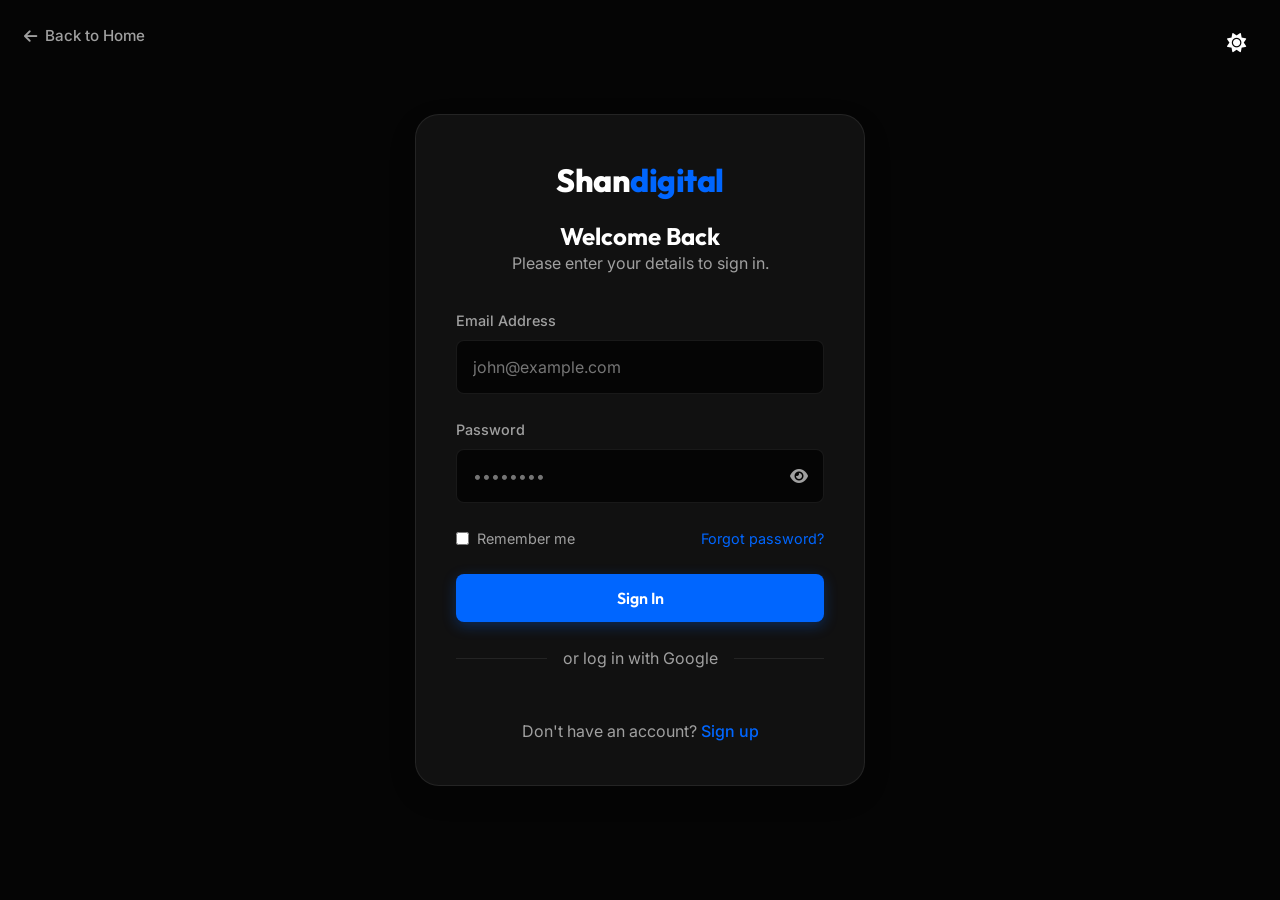
<file: dashboard.html>
<!DOCTYPE html>
<html lang="en" data-theme="dark">
<head>
    <meta charset="UTF-8">
    <meta name="viewport" content="width=device-width, initial-scale=1.0">
    <title>Dashboard | Shandigital</title>
    
    <link rel="preconnect" href="https://fonts.googleapis.com">
    <link rel="preconnect" href="https://fonts.gstatic.com" crossorigin>
    <link href="https://fonts.googleapis.com/css2?family=Inter:wght@300;400;500&family=Outfit:wght@400;600;700;800&display=swap" rel="stylesheet">
    <link rel="stylesheet" href="https://cdnjs.cloudflare.com/ajax/libs/font-awesome/6.4.0/css/all.min.css">
    <link rel="stylesheet" href="./css/styles.css">
    
    <style>
        .dashboard-container {
            padding-top: 120px;
            min-height: 100vh;
            background-color: var(--bg-primary);
        }

        .dashboard-header {
            display: flex;
            justify-content: space-between;
            align-items: center;
            margin-bottom: 40px;
            padding-bottom: 20px;
            border-bottom: 1px solid var(--border-color);
        }

        .dashboard-grid {
            display: grid;
            grid-template-columns: 1fr 2fr;
            gap: 32px;
        }

        @media (max-width: 768px) {
            .dashboard-grid {
                grid-template-columns: 1fr;
            }
            .dashboard-header {
                flex-direction: column;
                align-items: flex-start;
                gap: 16px;
            }
        }

        .card {
            background-color: var(--bg-card);
            border: 1px solid var(--border-color);
            border-radius: var(--border-radius-lg);
            padding: 32px;
            box-shadow: 0 10px 30px rgba(0, 0, 0, 0.05);
        }

        .profile-header {
            display: flex;
            align-items: center;
            gap: 24px;
            margin-bottom: 24px;
        }

        .avatar {
            width: 80px;
            height: 80px;
            background: linear-gradient(135deg, var(--accent-blue), var(--accent-neon));
            border-radius: 50%;
            display: flex;
            align-items: center;
            justify-content: center;
            color: #fff;
            font-size: 2rem;
            font-family: var(--font-heading);
            font-weight: 700;
        }

        .user-info h3 {
            font-size: 1.5rem;
            margin-bottom: 4px;
        }

        .user-info p {
            color: var(--text-secondary);
        }

        .stat-grid {
            display: grid;
            grid-template-columns: repeat(3, 1fr);
            gap: 16px;
            margin-top: 24px;
        }

        .stat-box {
            background-color: var(--bg-primary);
            padding: 20px;
            border-radius: var(--border-radius);
            border: 1px solid var(--border-color);
            text-align: center;
        }

        .stat-box i {
            font-size: 1.5rem;
            color: var(--accent-blue);
            margin-bottom: 12px;
        }

        .stat-box h4 {
            font-size: 1.5rem;
            margin-bottom: 4px;
        }

        .stat-box p {
            font-size: 0.875rem;
            color: var(--text-secondary);
        }
    </style>
</head>
<body>

    <!-- Navbar -->
    <nav class="navbar" id="navbar">
        <div class="container nav-container">
            <a href="index.html" class="logo">Shan<span>digital</span></a>
            
            <div class="nav-actions">
                <button id="theme-toggle" class="theme-toggle" aria-label="Toggle Dark/Light Mode">
                    <i class="fa-solid fa-sun"></i>
                </button>
                <button id="logoutBtn" class="btn btn-secondary" style="padding: 8px 16px; font-size: 0.9rem;">
                    <i class="fa-solid fa-right-from-bracket"></i> Logout
                </button>
            </div>
        </div>
    </nav>

    <!-- Dashboard Content -->
    <div class="dashboard-container">
        <div class="container">
            <div class="dashboard-header">
                <div>
                    <h1>Dashboard</h1>
                    <p style="color: var(--text-secondary);">Manage your account and projects.</p>
                </div>
                <div id="greeting" style="font-family: var(--font-heading); font-size: 1.25rem; font-weight: 600; color: var(--accent-blue);">
                    <!-- Dynamic Greeting -->
                </div>
            </div>

            <div class="dashboard-grid">
                <!-- Sidebar / Profile -->
                <div class="card">
                    <div class="profile-header">
                        <div class="avatar" id="userInitials">U</div>
                        <div class="user-info">
                            <h3 id="userName">User Name</h3>
                            <p id="userEmail">user@example.com</p>
                        </div>
                    </div>
                    <hr style="border: 0; border-top: 1px solid var(--border-color); margin: 24px 0;">
                    <ul style="list-style: none; padding: 0; display: flex; flex-direction: column; gap: 16px;">
                        <li><a href="#" style="color: var(--accent-blue); display: flex; align-items: center; gap: 12px; font-weight: 500;"><i class="fa-solid fa-user"></i> My Profile</a></li>
                        <li><a href="#" style="color: var(--text-secondary); display: flex; align-items: center; gap: 12px; transition: color 0.3s;"><i class="fa-solid fa-briefcase"></i> My Projects</a></li>
                        <li><a href="#" style="color: var(--text-secondary); display: flex; align-items: center; gap: 12px; transition: color 0.3s;"><i class="fa-solid fa-gear"></i> Settings</a></li>
                    </ul>
                </div>

                <!-- Main Content -->
                <div class="card">
                    <h2>Welcome to your Portal</h2>
                    <p style="color: var(--text-secondary); margin-top: 8px; margin-bottom: 24px;">Here is an overview of your web development journey.</p>
                    
                    <div class="stat-grid">
                        <div class="stat-box">
                            <i class="fa-solid fa-rocket"></i>
                            <h4>0</h4>
                            <p>Active Projects</p>
                        </div>
                        <div class="stat-box">
                            <i class="fa-solid fa-check-circle"></i>
                            <h4>0</h4>
                            <p>Completed</p>
                        </div>
                        <div class="stat-box">
                            <i class="fa-solid fa-message"></i>
                            <h4>0</h4>
                            <p>Messages</p>
                        </div>
                    </div>

                    <div style="margin-top: 32px; padding: 24px; background-color: rgba(0, 102, 255, 0.05); border-radius: var(--border-radius); border: 1px dashed var(--accent-blue);">
                        <h4 style="color: var(--accent-blue); margin-bottom: 8px;">No active projects</h4>
                        <p style="color: var(--text-secondary); font-size: 0.95rem;">You don't have any ongoing web development projects at the moment. Ready to start something new?</p>
                        <a href="index.html#contact" class="btn btn-primary" style="margin-top: 16px; padding: 10px 20px; font-size: 0.9rem;">Start a Project</a>
                    </div>
                </div>
            </div>
        </div>
    </div>

    <!-- Scripts -->
    <script>
        // Check Authentication on load
        const sessionData = localStorage.getItem('session');
        if (!sessionData) {
            // Not logged in
            window.location.href = 'login.html';
        } else {
            const session = JSON.parse(sessionData);
            if (session.expires < Date.now()) {
                // Session expired
                localStorage.removeItem('session');
                window.location.href = 'login.html';
            } else {
                // Populate Dashboard Data
                document.getElementById('userName').textContent = session.name;
                document.getElementById('userEmail').textContent = session.email;
                
                // Profile Picture handling (Google Image vs Local Initial)
                const avatarDiv = document.getElementById('userInitials');
                if (session.picture) {
                    avatarDiv.innerHTML = `<img src="${session.picture}" alt="Profile" style="width: 100%; height: 100%; border-radius: 50%; object-fit: cover; border: 2px solid var(--accent-blue);">`;
                    avatarDiv.style.background = 'none'; // Remove gradient if using image
                } else {
                    avatarDiv.textContent = session.name.charAt(0).toUpperCase();
                }
                
                const hour = new Date().getHours();
                let greeting = 'Good Evening';
                if (hour < 12) greeting = 'Good Morning';
                else if (hour < 18) greeting = 'Good Afternoon';
                
                document.getElementById('greeting').textContent = `${greeting}, ${session.name.split(' ')[0]}!`;
            }
        }

        // Logout
        document.getElementById('logoutBtn').addEventListener('click', () => {
            localStorage.removeItem('session');
            window.location.href = 'login.html';
        });

        // Theme Toggle Logic
        const themeToggleBtn = document.getElementById('theme-toggle');
        const themeIcon = themeToggleBtn.querySelector('i');

        const savedTheme = localStorage.getItem('theme');
        if (savedTheme) {
            document.documentElement.setAttribute('data-theme', savedTheme);
            updateThemeIcon(savedTheme);
        }

        themeToggleBtn.addEventListener('click', () => {
            const currentTheme = document.documentElement.getAttribute('data-theme');
            const targetTheme = currentTheme === 'light' ? 'dark' : 'light';
            document.documentElement.setAttribute('data-theme', targetTheme);
            localStorage.setItem('theme', targetTheme);
            updateThemeIcon(targetTheme);
        });

        function updateThemeIcon(theme) {
            if (theme === 'light') {
                themeIcon.classList.remove('fa-sun');
                themeIcon.classList.add('fa-moon');
            } else {
                themeIcon.classList.remove('fa-moon');
                themeIcon.classList.add('fa-sun');
            }
        }
    </script>
</body>
</html>
</file>
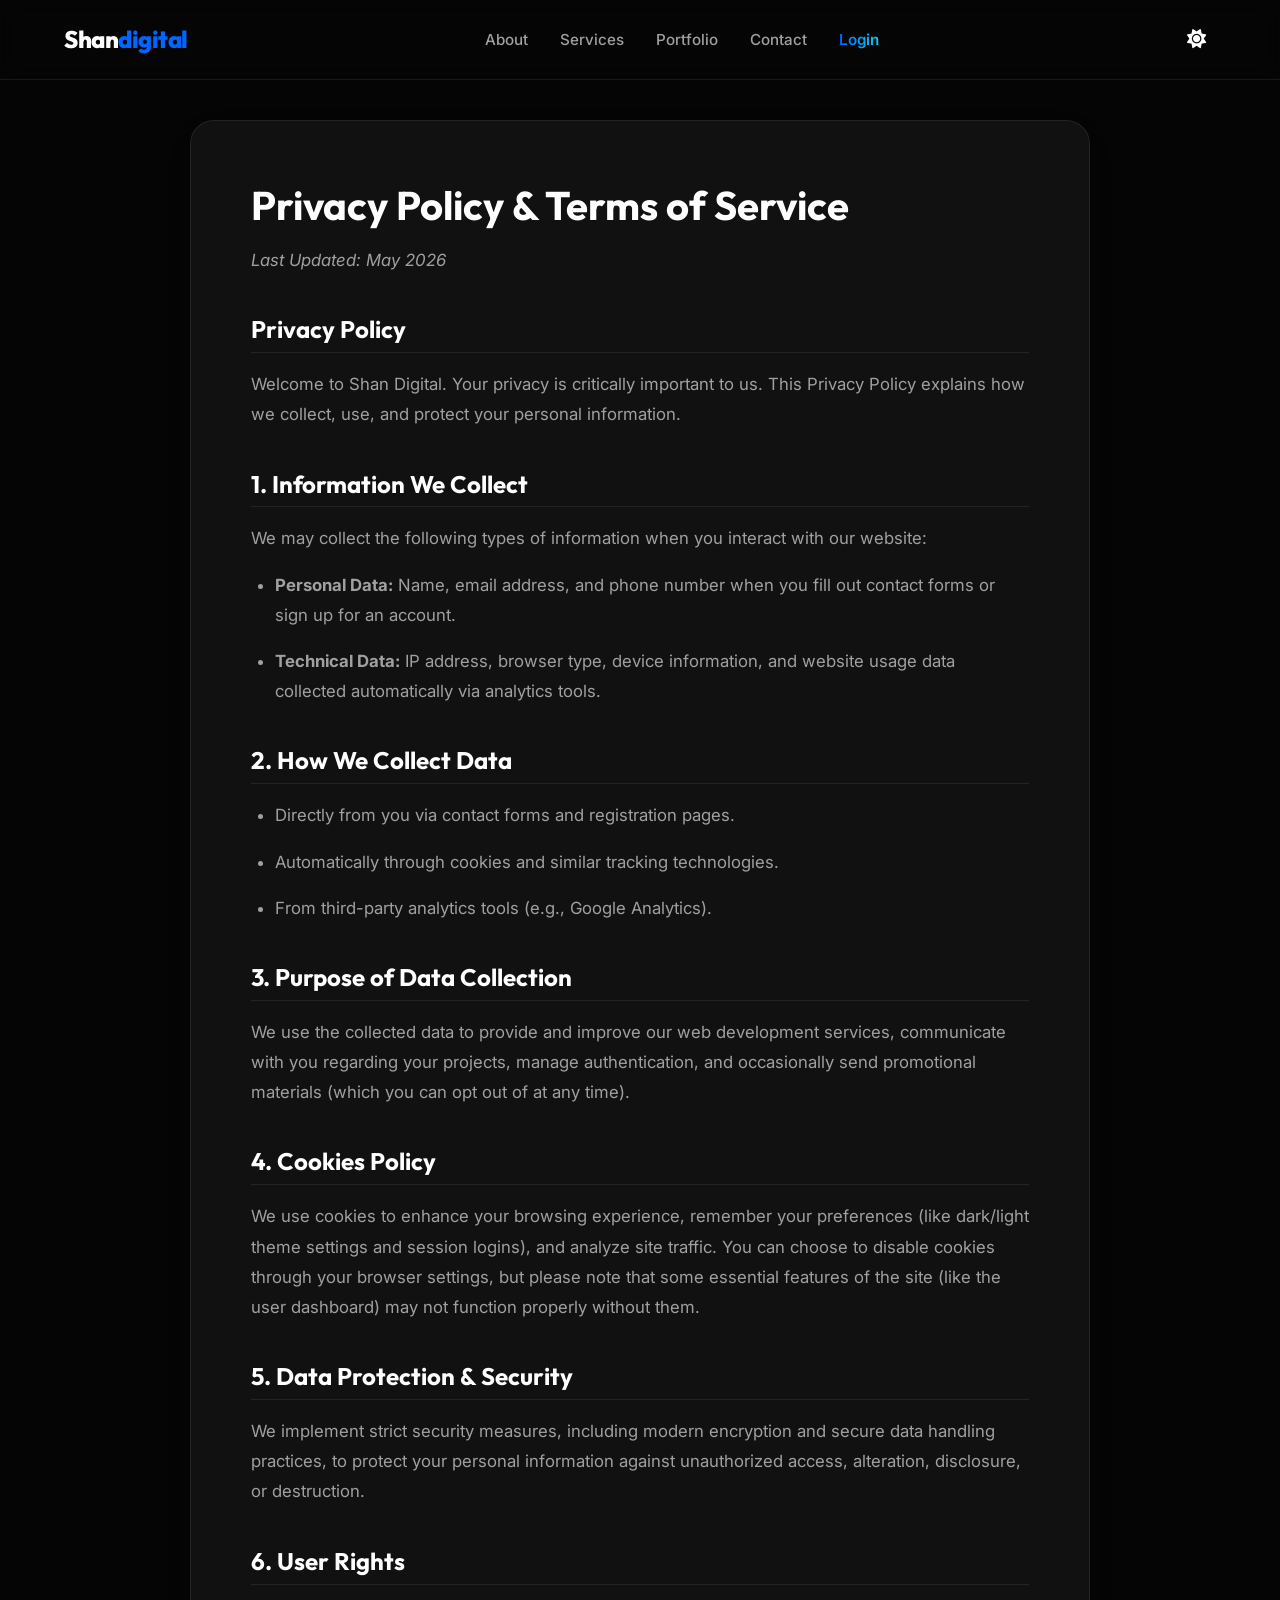
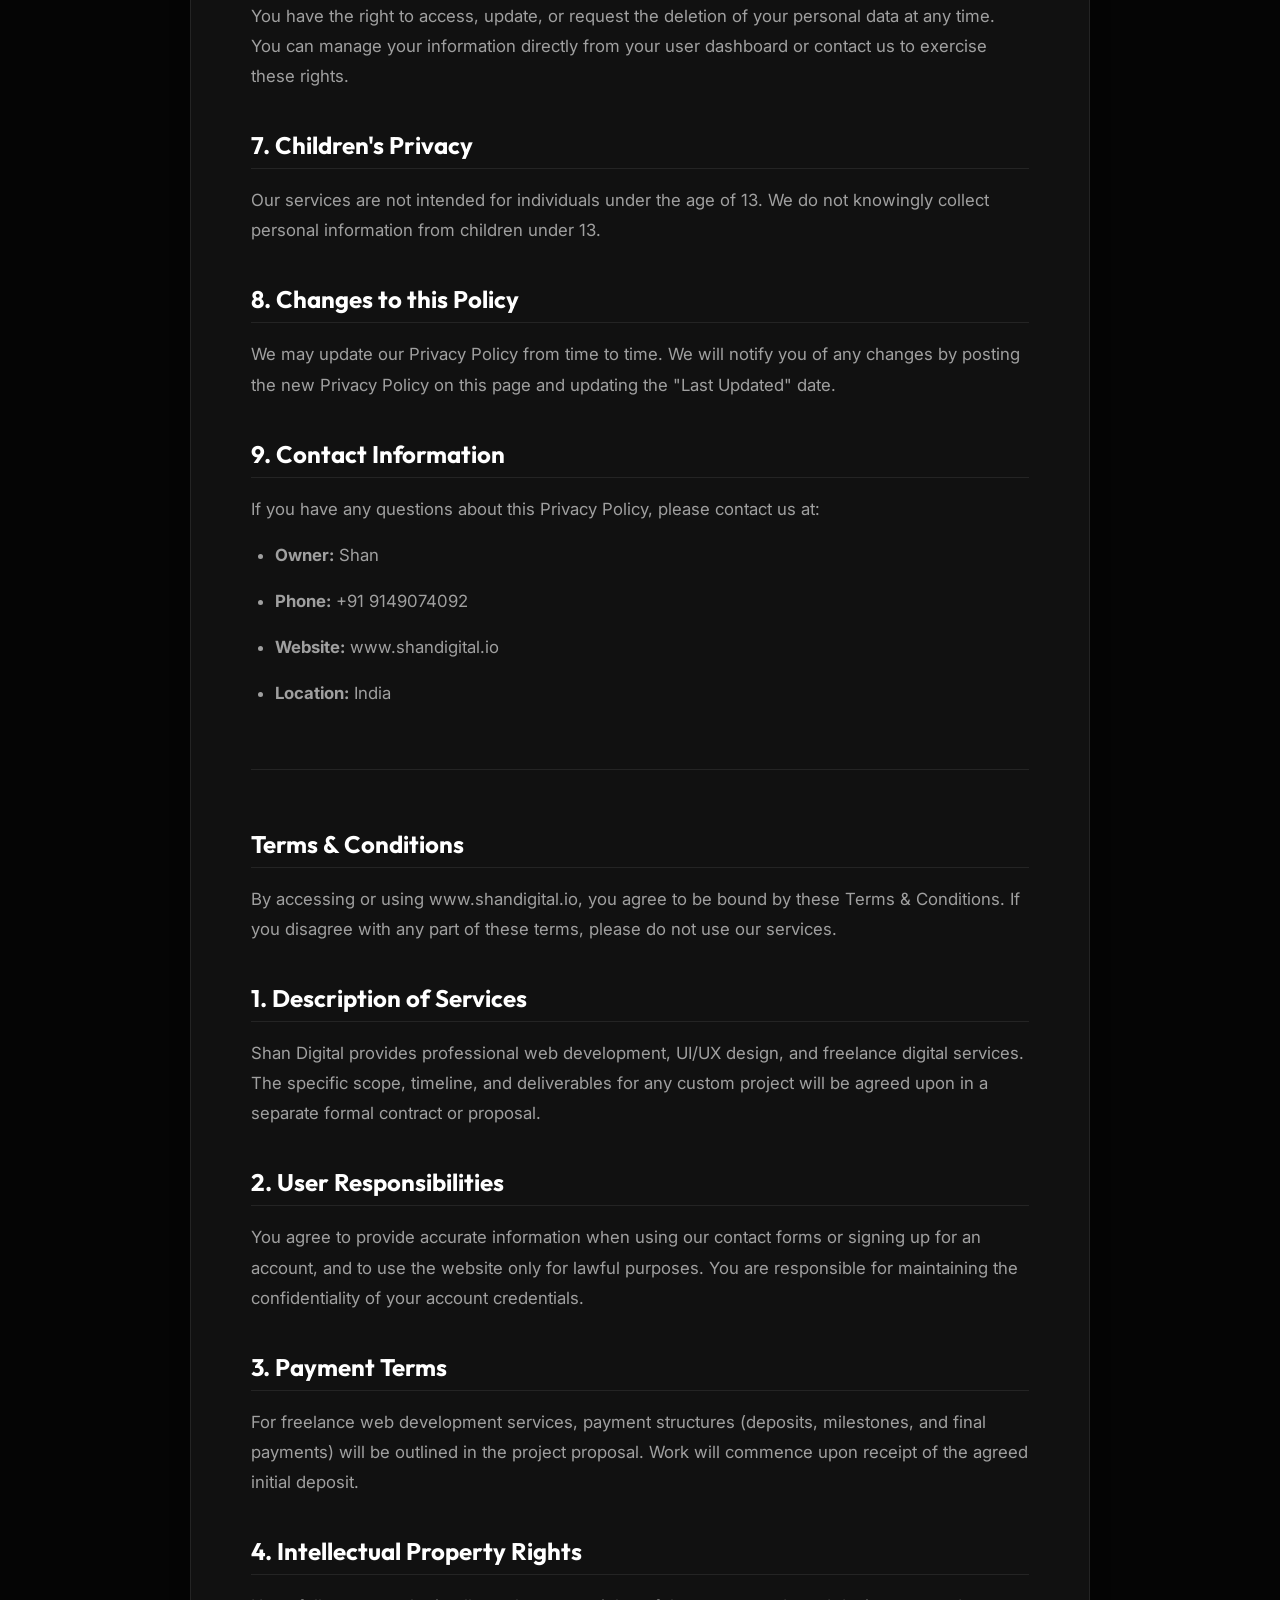
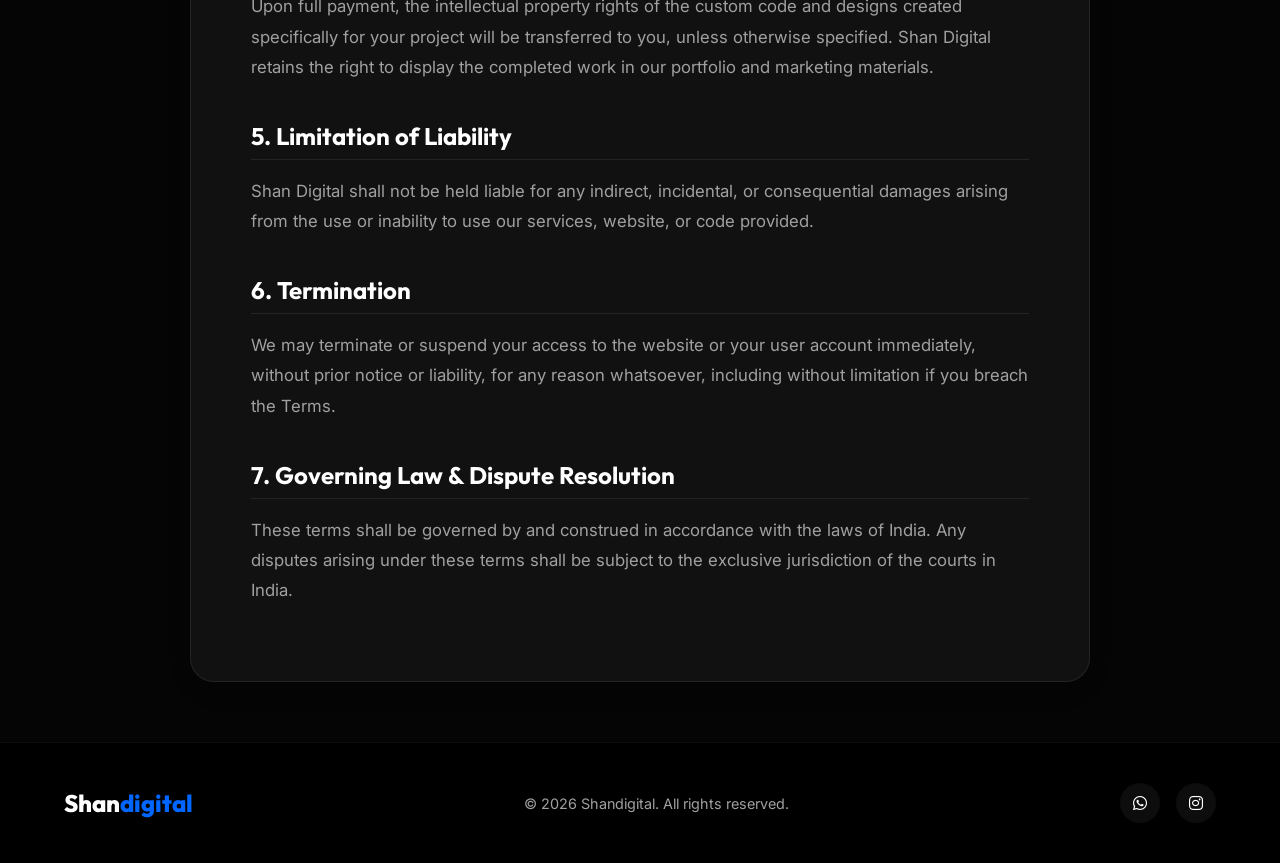
<file: legal.html>
<!DOCTYPE html>
<html lang="en" data-theme="dark">
<head>
    <meta charset="UTF-8">
    <meta name="viewport" content="width=device-width, initial-scale=1.0">
    <title>Privacy Policy & Terms | Shandigital</title>
    
    <!-- Google Fonts -->
    <link rel="preconnect" href="https://fonts.googleapis.com">
    <link rel="preconnect" href="https://fonts.gstatic.com" crossorigin>
    <link href="https://fonts.googleapis.com/css2?family=Inter:wght@300;400;500&family=Outfit:wght@400;600;700;800&display=swap" rel="stylesheet">
    
    <!-- FontAwesome for Icons -->
    <link rel="stylesheet" href="https://cdnjs.cloudflare.com/ajax/libs/font-awesome/6.4.0/css/all.min.css">
    
    <!-- CSS -->
    <link rel="stylesheet" href="./css/styles.css">
    
    <style>
        .legal-page {
            padding-top: 120px;
            padding-bottom: 60px;
            background-color: var(--bg-primary);
        }
        .legal-content {
            background-color: var(--bg-card);
            border: 1px solid var(--border-color);
            border-radius: var(--border-radius-lg);
            padding: 60px;
            box-shadow: 0 10px 30px rgba(0, 0, 0, 0.05);
            max-width: 900px;
            margin: 0 auto;
            opacity: 0;
            transform: translateY(20px);
            animation: popIn 0.6s ease forwards;
        }
        
        @keyframes popIn {
            to { opacity: 1; transform: translateY(0); }
        }

        .legal-content h1 {
            font-size: 2.5rem;
            margin-bottom: 16px;
            color: var(--text-primary);
        }
        .legal-content h2 {
            font-size: 1.5rem;
            margin-top: 40px;
            margin-bottom: 16px;
            color: var(--text-primary);
            border-bottom: 1px solid var(--border-color);
            padding-bottom: 8px;
        }
        .legal-content p, .legal-content li {
            color: var(--text-secondary);
            font-size: 1.05rem;
            line-height: 1.8;
            margin-bottom: 16px;
        }
        .legal-content ul {
            margin-left: 24px;
            margin-bottom: 24px;
            list-style-type: disc;
        }
        .last-updated {
            font-size: 0.9rem;
            color: var(--text-secondary);
            font-style: italic;
            margin-bottom: 40px;
        }
        
        @media (max-width: 768px) {
            .legal-content {
                padding: 32px 24px;
            }
            .legal-content h1 {
                font-size: 2rem;
            }
        }
    </style>
</head>
<body>

    <!-- Navbar -->
    <nav class="navbar" id="navbar">
        <div class="container nav-container">
            <a href="index.html" class="logo">Shan<span>digital</span></a>
            
            <ul class="nav-links">
                <li><a href="index.html#about">About</a></li>
                <li><a href="index.html#services">Services</a></li>
                <li><a href="index.html#portfolio">Portfolio</a></li>
                <li><a href="index.html#contact">Contact</a></li>
                <li><a href="login.html" class="highlight" style="font-weight: 600;">Login</a></li>
            </ul>

            <div class="nav-actions">
                <button id="theme-toggle" class="theme-toggle" aria-label="Toggle Dark/Light Mode">
                    <i class="fa-solid fa-sun"></i>
                </button>
                <div class="hamburger" id="hamburger">
                    <div class="bar"></div>
                    <div class="bar"></div>
                    <div class="bar"></div>
                </div>
            </div>
        </div>
    </nav>

    <!-- Mobile Menu -->
    <div class="mobile-menu" id="mobile-menu">
        <ul class="mobile-nav-links">
            <li><a href="index.html#about" class="mobile-link">About</a></li>
            <li><a href="index.html#services" class="mobile-link">Services</a></li>
            <li><a href="index.html#portfolio" class="mobile-link">Portfolio</a></li>
            <li><a href="index.html#contact" class="mobile-link">Contact</a></li>
            <li><a href="login.html" class="mobile-link highlight">Login</a></li>
        </ul>
    </div>

    <!-- Legal Content -->
    <section class="legal-page">
        <div class="container">
            <div class="legal-content">
                <h1>Privacy Policy & Terms of Service</h1>
                <p class="last-updated">Last Updated: May 2026</p>

                <h2>Privacy Policy</h2>
                <p>Welcome to Shan Digital. Your privacy is critically important to us. This Privacy Policy explains how we collect, use, and protect your personal information.</p>
                
                <h2>1. Information We Collect</h2>
                <p>We may collect the following types of information when you interact with our website:</p>
                <ul>
                    <li><strong>Personal Data:</strong> Name, email address, and phone number when you fill out contact forms or sign up for an account.</li>
                    <li><strong>Technical Data:</strong> IP address, browser type, device information, and website usage data collected automatically via analytics tools.</li>
                </ul>

                <h2>2. How We Collect Data</h2>
                <ul>
                    <li>Directly from you via contact forms and registration pages.</li>
                    <li>Automatically through cookies and similar tracking technologies.</li>
                    <li>From third-party analytics tools (e.g., Google Analytics).</li>
                </ul>

                <h2>3. Purpose of Data Collection</h2>
                <p>We use the collected data to provide and improve our web development services, communicate with you regarding your projects, manage authentication, and occasionally send promotional materials (which you can opt out of at any time).</p>

                <h2>4. Cookies Policy</h2>
                <p>We use cookies to enhance your browsing experience, remember your preferences (like dark/light theme settings and session logins), and analyze site traffic. You can choose to disable cookies through your browser settings, but please note that some essential features of the site (like the user dashboard) may not function properly without them.</p>

                <h2>5. Data Protection & Security</h2>
                <p>We implement strict security measures, including modern encryption and secure data handling practices, to protect your personal information against unauthorized access, alteration, disclosure, or destruction.</p>

                <h2>6. User Rights</h2>
                <p>You have the right to access, update, or request the deletion of your personal data at any time. You can manage your information directly from your user dashboard or contact us to exercise these rights.</p>
                
                <h2>7. Children's Privacy</h2>
                <p>Our services are not intended for individuals under the age of 13. We do not knowingly collect personal information from children under 13.</p>

                <h2>8. Changes to this Policy</h2>
                <p>We may update our Privacy Policy from time to time. We will notify you of any changes by posting the new Privacy Policy on this page and updating the "Last Updated" date.</p>

                <h2>9. Contact Information</h2>
                <p>If you have any questions about this Privacy Policy, please contact us at:</p>
                <ul>
                    <li><strong>Owner:</strong> Shan</li>
                    <li><strong>Phone:</strong> +91 9149074092</li>
                    <li><strong>Website:</strong> www.shandigital.io</li>
                    <li><strong>Location:</strong> India</li>
                </ul>

                <hr style="border: 0; border-top: 1px solid var(--border-color); margin: 60px 0;">

                <h2>Terms & Conditions</h2>
                <p>By accessing or using www.shandigital.io, you agree to be bound by these Terms & Conditions. If you disagree with any part of these terms, please do not use our services.</p>

                <h2>1. Description of Services</h2>
                <p>Shan Digital provides professional web development, UI/UX design, and freelance digital services. The specific scope, timeline, and deliverables for any custom project will be agreed upon in a separate formal contract or proposal.</p>

                <h2>2. User Responsibilities</h2>
                <p>You agree to provide accurate information when using our contact forms or signing up for an account, and to use the website only for lawful purposes. You are responsible for maintaining the confidentiality of your account credentials.</p>

                <h2>3. Payment Terms</h2>
                <p>For freelance web development services, payment structures (deposits, milestones, and final payments) will be outlined in the project proposal. Work will commence upon receipt of the agreed initial deposit.</p>

                <h2>4. Intellectual Property Rights</h2>
                <p>Upon full payment, the intellectual property rights of the custom code and designs created specifically for your project will be transferred to you, unless otherwise specified. Shan Digital retains the right to display the completed work in our portfolio and marketing materials.</p>

                <h2>5. Limitation of Liability</h2>
                <p>Shan Digital shall not be held liable for any indirect, incidental, or consequential damages arising from the use or inability to use our services, website, or code provided.</p>
                
                <h2>6. Termination</h2>
                <p>We may terminate or suspend your access to the website or your user account immediately, without prior notice or liability, for any reason whatsoever, including without limitation if you breach the Terms.</p>

                <h2>7. Governing Law & Dispute Resolution</h2>
                <p>These terms shall be governed by and construed in accordance with the laws of India. Any disputes arising under these terms shall be subject to the exclusive jurisdiction of the courts in India.</p>
            </div>
        </div>
    </section>

    <!-- Footer -->
    <footer>
        <div class="container footer-container">
            <div class="footer-logo">Shan<span>digital</span></div>
            <p>&copy; <span id="year">2026</span> Shandigital. All rights reserved.</p>
            <div class="footer-socials">
                <a href="https://wa.me/9149074092" aria-label="WhatsApp" target="_blank"><i class="fa-brands fa-whatsapp"></i></a>
                <a href="https://www.instagram.com/shandigital.dev/" aria-label="Instagram" target="_blank"><i class="fa-brands fa-instagram"></i></a>
            </div>
        </div>
    </footer>

    <script>
        // Theme Toggle Logic
        const themeToggleBtn = document.getElementById('theme-toggle');
        const themeIcon = themeToggleBtn.querySelector('i');
        const savedTheme = localStorage.getItem('theme');
        if (savedTheme) {
            document.documentElement.setAttribute('data-theme', savedTheme);
            updateThemeIcon(savedTheme);
        }
        themeToggleBtn.addEventListener('click', () => {
            const currentTheme = document.documentElement.getAttribute('data-theme');
            const targetTheme = currentTheme === 'light' ? 'dark' : 'light';
            document.documentElement.setAttribute('data-theme', targetTheme);
            localStorage.setItem('theme', targetTheme);
            updateThemeIcon(targetTheme);
        });
        function updateThemeIcon(theme) {
            if (theme === 'light') {
                themeIcon.classList.remove('fa-sun');
                themeIcon.classList.add('fa-moon');
            } else {
                themeIcon.classList.remove('fa-moon');
                themeIcon.classList.add('fa-sun');
            }
        }

        // Mobile Menu Logic
        const hamburger = document.getElementById('hamburger');
        const mobileMenu = document.getElementById('mobile-menu');
        const mobileLinks = document.querySelectorAll('.mobile-link');

        if(hamburger) {
            hamburger.addEventListener('click', () => {
                mobileMenu.classList.toggle('active');
            });
        }

        mobileLinks.forEach(link => {
            link.addEventListener('click', () => {
                mobileMenu.classList.remove('active');
            });
        });
    </script>
</body>
</html>
</file>
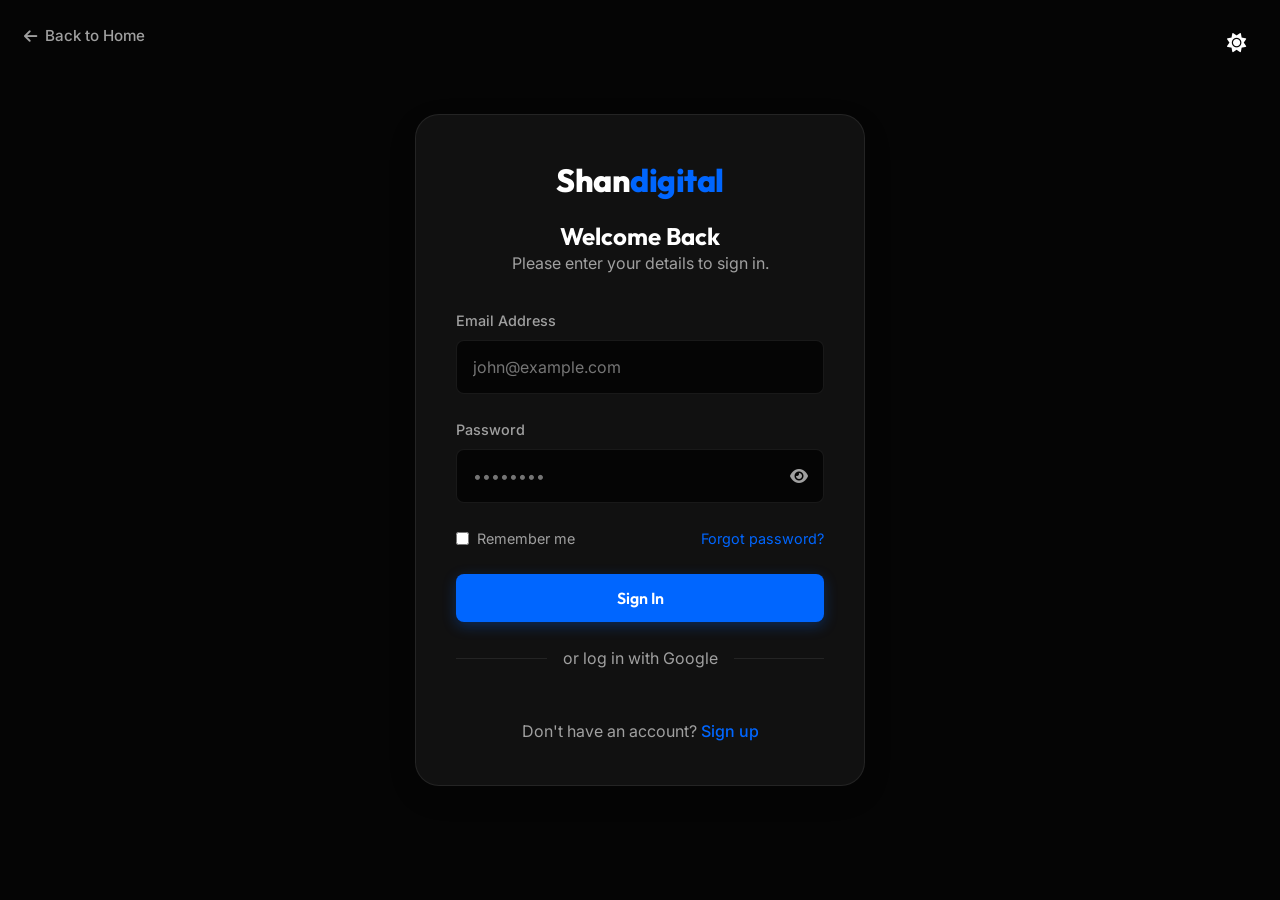
<file: login.html>
<!DOCTYPE html>
<html lang="en" data-theme="dark">
<head>
    <meta charset="UTF-8">
    <meta name="viewport" content="width=device-width, initial-scale=1.0">
    <title>Authentication | Shandigital</title>
    
    <!-- Google Fonts -->
    <link rel="preconnect" href="https://fonts.googleapis.com">
    <link rel="preconnect" href="https://fonts.gstatic.com" crossorigin>
    <link href="https://fonts.googleapis.com/css2?family=Inter:wght@300;400;500&family=Outfit:wght@400;600;700;800&display=swap" rel="stylesheet">
    
    <!-- FontAwesome for Icons -->
    <link rel="stylesheet" href="https://cdnjs.cloudflare.com/ajax/libs/font-awesome/6.4.0/css/all.min.css">
    
    <!-- CSS -->
    <link rel="stylesheet" href="./css/styles.css">
    <style>
        .login-wrapper {
            min-height: 100vh;
            display: flex;
            align-items: center;
            justify-content: center;
            background-color: var(--bg-primary);
            padding: 24px;
        }
        
        .login-card {
            background-color: var(--bg-card);
            border: 1px solid var(--border-color);
            border-radius: var(--border-radius-lg);
            padding: 40px;
            width: 100%;
            max-width: 450px;
            box-shadow: 0 10px 30px rgba(0, 0, 0, 0.1);
            position: relative;
            overflow: hidden;
        }
        
        .login-header {
            text-align: center;
            margin-bottom: 32px;
        }
        
        .login-header .logo {
            font-size: 2rem;
            margin-bottom: 16px;
            display: block;
        }
        
        .login-header p {
            color: var(--text-secondary);
        }
        
        .auth-divider {
            display: flex;
            align-items: center;
            text-align: center;
            margin: 24px 0;
            color: var(--text-secondary);
        }
        
        .auth-divider::before,
        .auth-divider::after {
            content: '';
            flex: 1;
            border-bottom: 1px solid var(--border-color);
        }
        
        .auth-divider:not(:empty)::before {
            margin-right: 16px;
        }
        
        .auth-divider:not(:empty)::after {
            margin-left: 16px;
        }

        .login-footer {
            text-align: center;
            margin-top: 24px;
            color: var(--text-secondary);
        }
        
        .login-footer a {
            color: var(--accent-blue);
            font-weight: 500;
        }

        .login-footer a:hover {
            text-decoration: underline;
        }

        .btn-full {
            width: 100%;
            position: relative;
        }

        /* Go back link */
        .go-back {
            position: absolute;
            top: 24px;
            left: 24px;
            color: var(--text-secondary);
            display: flex;
            align-items: center;
            gap: 8px;
            font-weight: 500;
            font-size: 0.95rem;
            z-index: 10;
        }

        .go-back:hover {
            color: var(--text-primary);
        }

        .password-wrapper {
            position: relative;
            display: flex;
            align-items: center;
        }

        .toggle-password {
            position: absolute;
            right: 16px;
            cursor: pointer;
            color: var(--text-secondary);
            transition: color 0.3s ease;
        }

        .toggle-password:hover {
            color: var(--text-primary);
        }

        /* Form transition setup */
        .form-section {
            transition: all 0.4s ease-in-out;
            opacity: 1;
            transform: translateX(0);
        }

        .form-section.hidden {
            display: none;
            opacity: 0;
            transform: translateX(20px);
        }

        .form-error {
            color: #ff4d4d;
            font-size: 0.85rem;
            margin-top: 4px;
            display: none;
        }

        /* Toast Notifications */
        .toast-container {
            position: fixed;
            bottom: 24px;
            right: 24px;
            z-index: 1000;
            display: flex;
            flex-direction: column;
            gap: 12px;
        }

        .toast {
            background-color: var(--bg-card);
            border-left: 4px solid var(--accent-blue);
            box-shadow: 0 4px 12px rgba(0,0,0,0.15);
            padding: 16px 24px;
            border-radius: 8px;
            color: var(--text-primary);
            display: flex;
            align-items: center;
            gap: 12px;
            animation: slideIn 0.3s ease forwards;
            opacity: 0;
            transform: translateX(100%);
        }

        .toast.success { border-left-color: #00E676; }
        .toast.error { border-left-color: #ff4d4d; }

        @keyframes slideIn {
            to { opacity: 1; transform: translateX(0); }
        }

        @keyframes fadeOut {
            to { opacity: 0; transform: translateY(10px); }
        }

        /* Spinner */
        .spinner {
            display: none;
            width: 20px;
            height: 20px;
            border: 2px solid rgba(255,255,255,0.3);
            border-radius: 50%;
            border-top-color: #fff;
            animation: spin 1s ease-in-out infinite;
            position: absolute;
        }

        @keyframes spin {
            to { transform: rotate(360deg); }
        }

        .btn.loading .spinner {
            display: inline-block;
        }

        .btn.loading span {
            opacity: 0;
        }

    </style>
</head>
<body>

    <!-- Back to Home -->
    <a href="index.html" class="go-back">
        <i class="fa-solid fa-arrow-left"></i> Back to Home
    </a>

    <!-- Theme Toggle -->
    <div style="position: absolute; top: 24px; right: 24px; z-index: 10;">
        <button id="theme-toggle" class="theme-toggle" aria-label="Toggle Dark/Light Mode">
            <i class="fa-solid fa-sun"></i>
        </button>
    </div>

    <!-- Toast Container -->
    <div class="toast-container" id="toastContainer"></div>

    <div class="login-wrapper">
        <div class="login-card">
            <div class="login-header">
                <a href="index.html" class="logo">Shan<span>digital</span></a>
                <h2 id="form-title">Welcome Back</h2>
                <p id="form-subtitle">Please enter your details to sign in.</p>
            </div>
            
            <!-- Login Form -->
            <div id="loginSection" class="form-section">
                <form id="loginForm" class="contact-form">
                    <div class="form-group">
                        <label for="loginEmail">Email Address</label>
                        <input type="email" id="loginEmail" required placeholder="john@example.com">
                        <div class="form-error" id="loginEmailError"></div>
                    </div>
                    <div class="form-group">
                        <label for="loginPassword">Password</label>
                        <div class="password-wrapper">
                            <input type="password" id="loginPassword" required placeholder="••••••••">
                            <i class="fa-solid fa-eye toggle-password" onclick="togglePassword('loginPassword', this)"></i>
                        </div>
                        <div class="form-error" id="loginPasswordError"></div>
                    </div>
                    
                    <div style="display: flex; justify-content: space-between; align-items: center; margin-bottom: 24px;">
                        <label style="display: flex; align-items: center; gap: 8px; cursor: pointer; color: var(--text-secondary); font-size: 0.9rem;">
                            <input type="checkbox" id="rememberMe" style="width: auto; cursor: pointer;"> Remember me
                        </label>
                        <a href="#" style="color: var(--accent-blue); font-size: 0.9rem;">Forgot password?</a>
                    </div>

                    <button type="submit" class="btn btn-primary btn-full" id="loginBtn">
                        <span>Sign In</span>
                        <div class="spinner"></div>
                    </button>
                </form>

                <div class="auth-divider">or log in with Google</div>
                
                <div class="g_id_signin"
                     data-type="standard"
                     data-shape="rectangular"
                     data-theme="filled_black"
                     data-text="signin_with"
                     data-size="large"
                     data-logo_alignment="left"
                     style="width: 100%; display: flex; justify-content: center;">
                </div>

                <div class="login-footer">
                    Don't have an account? <a href="#" onclick="switchForm('signup')">Sign up</a>
                </div>
            </div>

            <!-- Signup Form -->
            <div id="signupSection" class="form-section hidden">
                <form id="signupForm" class="contact-form">
                    <div class="form-group">
                        <label for="signupName">Full Name</label>
                        <input type="text" id="signupName" required placeholder="John Doe">
                    </div>
                    <div class="form-group">
                        <label for="signupEmail">Email Address</label>
                        <input type="email" id="signupEmail" required placeholder="john@example.com">
                        <div class="form-error" id="signupEmailError"></div>
                    </div>
                    <div class="form-group">
                        <label for="signupPassword">Password</label>
                        <div class="password-wrapper">
                            <input type="password" id="signupPassword" required placeholder="••••••••">
                            <i class="fa-solid fa-eye toggle-password" onclick="togglePassword('signupPassword', this)"></i>
                        </div>
                        <small style="color: var(--text-secondary); font-size: 0.8rem; display: block; margin-top: 6px;">Min 8 chars, 1 uppercase, 1 number, 1 symbol.</small>
                        <div class="form-error" id="signupPasswordError"></div>
                    </div>
                    <div class="form-group">
                        <label for="signupConfirmPassword">Confirm Password</label>
                        <div class="password-wrapper">
                            <input type="password" id="signupConfirmPassword" required placeholder="••••••••">
                            <i class="fa-solid fa-eye toggle-password" onclick="togglePassword('signupConfirmPassword', this)"></i>
                        </div>
                        <div class="form-error" id="signupConfirmPasswordError"></div>
                    </div>

                    <button type="submit" class="btn btn-primary btn-full" id="signupBtn">
                        <span>Create Account</span>
                        <div class="spinner"></div>
                    </button>
                </form>

                <div class="login-footer">
                    Already have an account? <a href="#" onclick="switchForm('login')">Sign in</a>
                </div>
            </div>
        </div>
    </div>

    <!-- Google Identity Services Library -->
    <script src="https://accounts.google.com/gsi/client" async defer></script>
    <div id="g_id_onload"
         data-client_id="1003213008596-8imurjpoi6a083hcj236ustli6phbnvk.apps.googleusercontent.com"
         data-context="signin"
         data-ux_mode="popup"
         data-callback="handleCredentialResponse"
         data-auto_prompt="false">
    </div>
    
    <script>
        // --- Theme Toggle Logic ---
        const themeToggleBtn = document.getElementById('theme-toggle');
        const themeIcon = themeToggleBtn.querySelector('i');

        const savedTheme = localStorage.getItem('theme');
        if (savedTheme) {
            document.documentElement.setAttribute('data-theme', savedTheme);
            updateThemeIcon(savedTheme);
        }

        themeToggleBtn.addEventListener('click', () => {
            const currentTheme = document.documentElement.getAttribute('data-theme');
            const targetTheme = currentTheme === 'light' ? 'dark' : 'light';
            document.documentElement.setAttribute('data-theme', targetTheme);
            localStorage.setItem('theme', targetTheme);
            updateThemeIcon(targetTheme);
        });

        function updateThemeIcon(theme) {
            if (theme === 'light') {
                themeIcon.classList.remove('fa-sun');
                themeIcon.classList.add('fa-moon');
            } else {
                themeIcon.classList.remove('fa-moon');
                themeIcon.classList.add('fa-sun');
            }
        }

        // --- UI Interactions ---
        function switchForm(formType) {
            const loginSection = document.getElementById('loginSection');
            const signupSection = document.getElementById('signupSection');
            const formTitle = document.getElementById('form-title');
            const formSubtitle = document.getElementById('form-subtitle');

            if (formType === 'signup') {
                loginSection.classList.add('hidden');
                setTimeout(() => {
                    loginSection.style.display = 'none';
                    signupSection.style.display = 'block';
                    setTimeout(() => signupSection.classList.remove('hidden'), 10);
                }, 300); // Wait for transition
                
                formTitle.textContent = 'Create an Account';
                formSubtitle.textContent = 'Join us to get started.';
            } else {
                signupSection.classList.add('hidden');
                setTimeout(() => {
                    signupSection.style.display = 'none';
                    loginSection.style.display = 'block';
                    setTimeout(() => loginSection.classList.remove('hidden'), 10);
                }, 300);
                
                formTitle.textContent = 'Welcome Back';
                formSubtitle.textContent = 'Please enter your details to sign in.';
            }
        }

        function togglePassword(inputId, icon) {
            const input = document.getElementById(inputId);
            if (input.type === "password") {
                input.type = "text";
                icon.classList.remove("fa-eye");
                icon.classList.add("fa-eye-slash");
            } else {
                input.type = "password";
                icon.classList.remove("fa-eye-slash");
                icon.classList.add("fa-eye");
            }
        }

        function showToast(message, type = 'success') {
            const container = document.getElementById('toastContainer');
            const toast = document.createElement('div');
            toast.className = `toast ${type}`;
            
            const icon = type === 'success' ? '<i class="fa-solid fa-circle-check" style="color: #00E676;"></i>' : '<i class="fa-solid fa-circle-exclamation" style="color: #ff4d4d;"></i>';
            toast.innerHTML = `${icon} <span>${message}</span>`;
            
            container.appendChild(toast);

            setTimeout(() => {
                toast.style.animation = 'fadeOut 0.3s ease forwards';
                setTimeout(() => toast.remove(), 300);
            }, 3000);
        }

        // --- Authentication Logic (Local Storage) ---
        
        // Validation regex
        const passwordRegex = /^(?=.*[a-z])(?=.*[A-Z])(?=.*\d)(?=.*[@$!%*?&])[A-Za-z\d@$!%*?&]{8,}$/;

        // Simulate API call delay
        const delay = ms => new Promise(res => setTimeout(res, ms));

        // Signup Logic
        document.getElementById('signupForm').addEventListener('submit', async (e) => {
            e.preventDefault();
            
            const name = document.getElementById('signupName').value.trim();
            const email = document.getElementById('signupEmail').value.trim();
            const password = document.getElementById('signupPassword').value;
            const confirmPassword = document.getElementById('signupConfirmPassword').value;
            
            const passwordError = document.getElementById('signupPasswordError');
            const confirmError = document.getElementById('signupConfirmPasswordError');
            const emailError = document.getElementById('signupEmailError');
            
            // Reset errors
            passwordError.style.display = 'none';
            confirmError.style.display = 'none';
            emailError.style.display = 'none';

            let hasError = false;

            // Validate Password Strength
            if (!passwordRegex.test(password)) {
                passwordError.textContent = "Password must be at least 8 chars, contain an uppercase, a number, and a symbol.";
                passwordError.style.display = 'block';
                hasError = true;
            }

            // Validate Passwords Match
            if (password !== confirmPassword) {
                confirmError.textContent = "Passwords do not match.";
                confirmError.style.display = 'block';
                hasError = true;
            }

            if (hasError) return;

            const btn = document.getElementById('signupBtn');
            btn.classList.add('loading');

            await delay(1000); // Simulate network request

            // Check if user exists
            let users = JSON.parse(localStorage.getItem('users')) || [];
            if (users.find(u => u.email === email)) {
                emailError.textContent = "Email is already registered.";
                emailError.style.display = 'block';
                btn.classList.remove('loading');
                return;
            }

            // Save user
            users.push({ name, email, password }); // Note: Storing plain text password for demo only
            localStorage.setItem('users', JSON.stringify(users));

            btn.classList.remove('loading');
            showToast("Account created successfully! Please log in.");
            switchForm('login');
            document.getElementById('signupForm').reset();
        });

        // Login Logic
        document.getElementById('loginForm').addEventListener('submit', async (e) => {
            e.preventDefault();

            const email = document.getElementById('loginEmail').value.trim();
            const password = document.getElementById('loginPassword').value;
            const rememberMe = document.getElementById('rememberMe').checked;
            
            const emailError = document.getElementById('loginEmailError');
            const passwordError = document.getElementById('loginPasswordError');
            
            emailError.style.display = 'none';
            passwordError.style.display = 'none';

            const btn = document.getElementById('loginBtn');
            btn.classList.add('loading');

            await delay(1000); // Simulate network request

            const users = JSON.parse(localStorage.getItem('users')) || [];
            const user = users.find(u => u.email === email);

            if (!user) {
                emailError.textContent = "Account not found.";
                emailError.style.display = 'block';
                btn.classList.remove('loading');
                return;
            }

            if (user.password !== password) {
                passwordError.textContent = "Incorrect password.";
                passwordError.style.display = 'block';
                btn.classList.remove('loading');
                return;
            }

            // Login Success
            btn.classList.remove('loading');
            showToast("Login successful!");
            
            // Create session
            const session = { email: user.email, name: user.name, expires: Date.now() + (rememberMe ? 30*24*60*60*1000 : 24*60*60*1000) }; // 30 days or 1 day
            localStorage.setItem('session', JSON.stringify(session));

            // Redirect to dashboard
            setTimeout(() => {
                window.location.href = 'dashboard.html';
            }, 800);
        });

        // Check active session on load
        window.addEventListener('DOMContentLoaded', () => {
            const sessionData = localStorage.getItem('session');
            if (sessionData) {
                const session = JSON.parse(sessionData);
                if (session.expires > Date.now()) {
                    window.location.href = 'dashboard.html';
                } else {
                    localStorage.removeItem('session'); // expired
                }
            }
        });

        // Google Auth Callback (No Backend)
        function handleCredentialResponse(response) {
            try {
                // Decode JWT Token (Base64Url decode)
                const base64Url = response.credential.split('.')[1];
                const base64 = base64Url.replace(/-/g, '+').replace(/_/g, '/');
                const jsonPayload = decodeURIComponent(atob(base64).split('').map(function(c) {
                    return '%' + ('00' + c.charCodeAt(0).toString(16)).slice(-2);
                }).join(''));

                const userData = JSON.parse(jsonPayload);
                
                // Store actual user data in localStorage
                const googleSession = { 
                    email: userData.email, 
                    name: userData.name, 
                    picture: userData.picture,
                    expires: Date.now() + 24*60*60*1000,
                    isGoogleAuth: true
                };
                
                localStorage.setItem('session', JSON.stringify(googleSession));
                
                // Show loading spinner briefly
                const btn = document.getElementById('loginBtn');
                btn.classList.add('loading');
                
                showToast("Google Login successful!");
                setTimeout(() => window.location.href = 'dashboard.html', 1000);
            } catch (error) {
                console.error("Error decoding Google JWT:", error);
                showToast("Google Login failed", "error");
            }
        }

    </script>
</body>
</html>
</file>
<file: css/styles.css>
/* ==========================================================================
   CSS Variables & Theme Setup
   ========================================================================== */
:root {
    /* Dark Theme (Default) */
    --bg-primary: #050505;
    --bg-secondary: #0a0a0a;
    --bg-card: #111111;
    --text-primary: #ffffff;
    --text-secondary: #a0a0a0;
    --accent-blue: #0066ff;
    --accent-neon: #00d2ff;
    --border-color: rgba(255, 255, 255, 0.08);
    --hover-bg: rgba(255, 255, 255, 0.03);
    
    /* Typography */
    --font-heading: 'Outfit', sans-serif;
    --font-body: 'Inter', sans-serif;
    
    /* Spacing & Sizes */
    --section-padding: 100px 0;
    --border-radius: 12px;
    --border-radius-lg: 24px;
    --transition: all 0.3s cubic-bezier(0.25, 0.8, 0.25, 1);
}

[data-theme="light"] {
    --bg-primary: #ffffff;
    --bg-secondary: #f8f9fa;
    --bg-card: #ffffff;
    --text-primary: #111111;
    --text-secondary: #555555;
    --accent-blue: #0055d4;
    --accent-neon: #00a8cc;
    --border-color: rgba(0, 0, 0, 0.08);
    --hover-bg: rgba(0, 0, 0, 0.03);
}

/* ==========================================================================
   Reset & Base Styles
   ========================================================================== */
* {
    margin: 0;
    padding: 0;
    box-sizing: border-box;
}

html {
    scroll-behavior: smooth;
    scroll-padding-top: 80px; /* For fixed navbar */
}

body {
    font-family: var(--font-body);
    background-color: var(--bg-primary);
    color: var(--text-primary);
    line-height: 1.6;
    overflow-x: hidden;
    transition: background-color 0.3s ease, color 0.3s ease;
}

h1, h2, h3, h4, h5, h6 {
    font-family: var(--font-heading);
    font-weight: 700;
    line-height: 1.2;
    color: var(--text-primary);
}

a {
    text-decoration: none;
    color: inherit;
    transition: var(--transition);
}

ul {
    list-style: none;
}

img {
    max-width: 100%;
    height: auto;
    display: block;
}

.container {
    width: 100%;
    max-width: 1200px;
    margin: 0 auto;
    padding: 0 24px;
}

.section-padding {
    padding: var(--section-padding);
}

.section-title {
    text-align: center;
    margin-bottom: 60px;
}

.section-title h2 {
    font-size: 2.5rem;
    margin-bottom: 16px;
}

.section-title p {
    color: var(--text-secondary);
    font-size: 1.125rem;
    max-width: 600px;
    margin: 0 auto;
}

.highlight {
    background: linear-gradient(90deg, var(--accent-blue), var(--accent-neon));
    -webkit-background-clip: text;
    -webkit-text-fill-color: transparent;
    background-clip: text;
    color: transparent;
}

.mt-4 {
    margin-top: 1.5rem;
}

/* ==========================================================================
   Buttons
   ========================================================================== */
.btn {
    display: inline-flex;
    align-items: center;
    justify-content: center;
    gap: 8px;
    padding: 14px 28px;
    font-family: var(--font-heading);
    font-weight: 600;
    font-size: 1rem;
    border-radius: 8px;
    cursor: pointer;
    border: none;
    transition: var(--transition);
}

.btn-primary {
    background-color: var(--accent-blue);
    color: #fff;
    box-shadow: 0 4px 14px rgba(0, 102, 255, 0.3);
}

.btn-primary:hover {
    background-color: #0052cc;
    transform: translateY(-2px);
    box-shadow: 0 6px 20px rgba(0, 102, 255, 0.4);
}

.btn-secondary {
    background-color: transparent;
    color: var(--text-primary);
    border: 1px solid var(--border-color);
}

.btn-secondary:hover {
    background-color: var(--hover-bg);
    border-color: var(--text-secondary);
    transform: translateY(-2px);
}

.btn-whatsapp {
    background-color: #25D366;
    color: #fff;
    box-shadow: 0 4px 14px rgba(37, 211, 102, 0.3);
}

.btn-whatsapp:hover {
    background-color: #128C7E;
    transform: translateY(-2px);
    box-shadow: 0 6px 20px rgba(37, 211, 102, 0.4);
}

/* ==========================================================================
   Navbar
   ========================================================================== */
.navbar {
    position: fixed;
    top: 0;
    left: 0;
    width: 100%;
    height: 80px;
    background-color: rgba(5, 5, 5, 0.8);
    backdrop-filter: blur(10px);
    -webkit-backdrop-filter: blur(10px);
    border-bottom: 1px solid var(--border-color);
    z-index: 1000;
    transition: var(--transition);
}

[data-theme="light"] .navbar {
    background-color: rgba(255, 255, 255, 0.8);
}

.nav-container {
    display: flex;
    justify-content: space-between;
    align-items: center;
    height: 100%;
}

.logo {
    font-family: var(--font-heading);
    font-size: 1.5rem;
    font-weight: 800;
    letter-spacing: -0.5px;
}

.logo span {
    color: var(--accent-blue);
}

.nav-links {
    display: flex;
    gap: 32px;
}

.nav-links a {
    font-size: 0.95rem;
    font-weight: 500;
    color: var(--text-secondary);
}

.nav-links a:hover,
.nav-links a.active {
    color: var(--text-primary);
}

.nav-actions {
    display: flex;
    align-items: center;
    gap: 20px;
}

.theme-toggle {
    background: transparent;
    border: none;
    color: var(--text-primary);
    font-size: 1.2rem;
    cursor: pointer;
    transition: var(--transition);
    width: 40px;
    height: 40px;
    border-radius: 50%;
    display: flex;
    align-items: center;
    justify-content: center;
}

.theme-toggle:hover {
    background-color: var(--hover-bg);
}

.hamburger {
    display: none;
    flex-direction: column;
    gap: 5px;
    cursor: pointer;
}

.hamburger .bar {
    width: 25px;
    height: 2px;
    background-color: var(--text-primary);
    transition: var(--transition);
}

.mobile-menu {
    position: fixed;
    top: 80px;
    left: 100%;
    width: 100%;
    height: calc(100vh - 80px);
    background-color: var(--bg-primary);
    z-index: 999;
    transition: var(--transition);
    display: flex;
    flex-direction: column;
    justify-content: center;
    align-items: center;
}

.mobile-menu.active {
    left: 0;
}

.mobile-nav-links {
    display: flex;
    flex-direction: column;
    align-items: center;
    gap: 32px;
}

.mobile-nav-links a {
    font-size: 1.5rem;
    font-weight: 600;
    font-family: var(--font-heading);
}

/* ==========================================================================
   Hero Section
   ========================================================================== */
.hero {
    min-height: 100vh;
    display: flex;
    align-items: center;
    padding-top: 80px;
    position: relative;
    overflow: hidden;
}

/* Subtle background glow */
.hero::before {
    content: '';
    position: absolute;
    top: 20%;
    left: -10%;
    width: 500px;
    height: 500px;
    background: radial-gradient(circle, rgba(0, 102, 255, 0.15) 0%, rgba(0, 0, 0, 0) 70%);
    z-index: -1;
    filter: blur(60px);
}

[data-theme="light"] .hero::before {
    background: radial-gradient(circle, rgba(0, 102, 255, 0.1) 0%, rgba(255, 255, 255, 0) 70%);
}

.hero-container {
    display: grid;
    grid-template-columns: 1fr 1fr;
    gap: 40px;
    align-items: center;
}

.badge {
    display: inline-block;
    padding: 6px 16px;
    background-color: rgba(0, 102, 255, 0.1);
    color: var(--accent-blue);
    border-radius: 100px;
    font-size: 0.875rem;
    font-weight: 600;
    margin-bottom: 24px;
    border: 1px solid rgba(0, 102, 255, 0.2);
}

.hero-content h1 {
    font-size: 4rem;
    letter-spacing: -1.5px;
    margin-bottom: 24px;
}

.hero-content p {
    font-size: 1.25rem;
    color: var(--text-secondary);
    margin-bottom: 40px;
    max-width: 90%;
}

.hero-buttons {
    display: flex;
    gap: 16px;
    margin-bottom: 32px;
}

.hero-contact-info {
    font-size: 1rem;
    color: var(--text-secondary);
    display: flex;
    align-items: center;
    gap: 8px;
}

.hero-contact-info i {
    color: var(--accent-blue);
}

.hero-3d {
    width: 100%;
    height: 600px;
    position: relative;
    border-radius: var(--border-radius-lg);
    /* Adding a subtle border and background for the placeholder in case iframe fails */
    background: var(--bg-card);
    border: 1px solid var(--border-color);
    overflow: hidden;
}

.spline-wrapper {
    width: 100%;
    height: 100%;
    position: absolute;
    top: 0;
    left: 0;
}

/* ==========================================================================
   About Section
   ========================================================================== */
.about {
    background-color: var(--bg-secondary);
}

.about-grid {
    display: grid;
    grid-template-columns: 1fr 1fr;
    gap: 60px;
    align-items: center;
}

.about-text p {
    color: var(--text-secondary);
    font-size: 1.125rem;
    margin-bottom: 24px;
}

.skills-container {
    display: grid;
    grid-template-columns: 1fr 1fr;
    gap: 20px;
}

.skill-card {
    background-color: var(--bg-card);
    border: 1px solid var(--border-color);
    padding: 24px;
    border-radius: var(--border-radius);
    display: flex;
    align-items: center;
    gap: 16px;
    transition: var(--transition);
}

.skill-card:hover {
    transform: translateY(-5px);
    border-color: var(--accent-blue);
    box-shadow: 0 10px 30px rgba(0, 0, 0, 0.1);
}

[data-theme="light"] .skill-card:hover {
    box-shadow: 0 10px 30px rgba(0, 0, 0, 0.05);
}

.skill-icon {
    font-size: 2rem;
}

.skill-card span {
    font-weight: 600;
    font-family: var(--font-heading);
    font-size: 1.125rem;
}

/* ==========================================================================
   Services Section
   ========================================================================== */
.services {
    background-color: var(--bg-primary);
}

.service-single-card {
    background-color: var(--bg-card);
    border: 1px solid var(--border-color);
    border-radius: var(--border-radius-lg);
    padding: 60px;
    max-width: 800px;
    margin: 0 auto;
    text-align: center;
    position: relative;
    overflow: hidden;
    transition: var(--transition);
}

.service-single-card:hover {
    border-color: rgba(0, 102, 255, 0.3);
    box-shadow: 0 20px 40px rgba(0, 0, 0, 0.2);
}

[data-theme="light"] .service-single-card:hover {
    box-shadow: 0 20px 40px rgba(0, 0, 0, 0.05);
}

.service-single-card::before {
    content: '';
    position: absolute;
    top: 0;
    left: 0;
    width: 100%;
    height: 4px;
    background: linear-gradient(90deg, var(--accent-blue), var(--accent-neon));
}

.service-icon {
    width: 80px;
    height: 80px;
    background-color: rgba(0, 102, 255, 0.1);
    color: var(--accent-blue);
    border-radius: 50%;
    display: flex;
    align-items: center;
    justify-content: center;
    font-size: 2rem;
    margin: 0 auto 32px;
}

.service-single-card h3 {
    font-size: 2rem;
    margin-bottom: 16px;
}

.service-single-card p {
    color: var(--text-secondary);
    font-size: 1.125rem;
    margin-bottom: 40px;
    max-width: 500px;
    margin-left: auto;
    margin-right: auto;
}

.service-features {
    display: flex;
    justify-content: center;
    gap: 32px;
    flex-wrap: wrap;
}

.service-features li {
    display: flex;
    align-items: center;
    gap: 12px;
    font-weight: 500;
    font-size: 1.125rem;
}

.service-features i {
    color: #00E676;
    background-color: rgba(0, 230, 118, 0.1);
    width: 24px;
    height: 24px;
    display: flex;
    align-items: center;
    justify-content: center;
    border-radius: 50%;
    font-size: 0.75rem;
}

/* ==========================================================================
   Portfolio Section
   ========================================================================== */
.portfolio {
    background-color: var(--bg-secondary);
}

.portfolio-grid {
    display: grid;
    grid-template-columns: repeat(3, 1fr);
    gap: 32px;
}

.portfolio-card {
    background-color: var(--bg-card);
    border-radius: var(--border-radius);
    overflow: hidden;
    border: 1px solid var(--border-color);
    transition: var(--transition);
}

.portfolio-card:hover {
    transform: translateY(-10px);
    box-shadow: 0 20px 40px rgba(0, 0, 0, 0.2);
    border-color: rgba(255, 255, 255, 0.15);
}

[data-theme="light"] .portfolio-card:hover {
    box-shadow: 0 20px 40px rgba(0, 0, 0, 0.08);
    border-color: rgba(0, 0, 0, 0.15);
}

.mockup-container {
    position: relative;
    width: 100%;
    padding-top: 66.66%; /* 3:2 aspect ratio */
    overflow: hidden;
    background-color: #000;
}

.project-img {
    position: absolute;
    top: 0;
    left: 0;
    width: 100%;
    height: 100%;
    object-fit: cover;
    transition: transform 0.5s ease;
}

.project-overlay {
    position: absolute;
    top: 0;
    left: 0;
    width: 100%;
    height: 100%;
    background: rgba(0, 0, 0, 0.6);
    backdrop-filter: blur(4px);
    display: flex;
    align-items: center;
    justify-content: center;
    opacity: 0;
    transition: var(--transition);
}

.portfolio-card:hover .project-overlay {
    opacity: 1;
}

.portfolio-card:hover .project-img {
    transform: scale(1.05);
}

.view-btn {
    background-color: var(--accent-blue);
    color: #fff;
    padding: 12px 24px;
    border-radius: 100px;
    font-weight: 600;
    transform: translateY(20px);
    transition: all 0.3s cubic-bezier(0.25, 0.8, 0.25, 1);
}

.portfolio-card:hover .view-btn {
    transform: translateY(0);
}

.view-btn:hover {
    background-color: #0052cc;
}

.project-info {
    padding: 24px;
}

.project-info h3,
.project-info h4 {
    font-size: 1.25rem;
    margin-bottom: 8px;
}

.project-info p {
    color: var(--text-secondary);
    font-size: 0.95rem;
}

/* ==========================================================================
   Why Choose Me Section
   ========================================================================== */
.why-choose-me {
    background-color: var(--bg-primary);
}

.features-grid {
    display: grid;
    grid-template-columns: repeat(4, 1fr);
    gap: 32px;
}

.feature-card {
    padding: 32px 24px;
    background-color: var(--bg-card);
    border-radius: var(--border-radius);
    border: 1px solid var(--border-color);
    text-align: center;
    transition: var(--transition);
}

.feature-card:hover {
    transform: translateY(-5px);
    border-color: var(--accent-blue);
    background-color: var(--hover-bg);
}

.feature-card i {
    font-size: 2.5rem;
    color: var(--accent-blue);
    margin-bottom: 24px;
    display: inline-block;
}

.feature-card h3,
.feature-card h4 {
    font-size: 1.25rem;
    margin-bottom: 12px;
}

.feature-card p {
    color: var(--text-secondary);
    font-size: 0.95rem;
}

/* ==========================================================================
   Team & Reviews Enhancements
   ========================================================================== */
#team .features-grid {
    grid-template-columns: repeat(2, minmax(240px, 1fr));
    max-width: 760px;
    margin: 0 auto;
}

.team-photo {
    width: 120px;
    height: 120px;
    border-radius: 50%;
    object-fit: cover;
    margin: 0 auto 16px;
    border: 1px solid var(--border-color);
}

.review-stars {
    display: flex;
    flex-wrap: wrap;
    gap: 10px;
}

.star-btn {
    width: 52px;
    height: 52px;
    border: 1px solid var(--border-color);
    border-radius: 10px;
    background-color: rgba(255, 255, 255, 0.03);
    color: #ffffff;
    font-size: 1.8rem;
    line-height: 1;
    cursor: pointer;
    transition: var(--transition);
}

[data-theme="light"] .star-btn {
    background-color: rgba(0, 0, 0, 0.08);
    color: #ffffff;
}

.star-btn:hover {
    border-color: var(--accent-blue);
    transform: translateY(-2px);
}

.star-btn.active {
    color: #ffd700;
    border-color: #ffd700;
}

.review-item {
    border: 1px solid var(--border-color);
    border-radius: var(--border-radius);
    padding: 16px;
    margin-bottom: 14px;
    background-color: var(--bg-card);
}

.review-head {
    display: flex;
    align-items: center;
    justify-content: space-between;
    gap: 12px;
    margin-bottom: 10px;
}

.review-name {
    font-family: var(--font-heading);
    font-weight: 600;
}

.review-rating {
    color: #ffd700;
    letter-spacing: 1px;
    white-space: nowrap;
    font-size: 0.95rem;
}

.review-text {
    color: var(--text-secondary);
    word-break: break-word;
}

.review-delete-btn {
    display: none;
    margin-top: 12px;
    background: transparent;
    color: #ff6b6b;
    border: 1px solid rgba(255, 107, 107, 0.5);
    border-radius: 8px;
    padding: 8px 12px;
    cursor: pointer;
    font-size: 0.85rem;
}

body.review-admin .review-delete-btn {
    display: inline-flex;
}

/* ==========================================================================
   Contact Section
   ========================================================================== */
.contact {
    background-color: var(--bg-secondary);
}

.contact-container {
    display: grid;
    grid-template-columns: 1fr 1fr;
    gap: 60px;
    align-items: center;
}

.contact-info-panel h2 {
    font-size: 3rem;
    margin-bottom: 16px;
}

.contact-info-panel p {
    color: var(--text-secondary);
    font-size: 1.125rem;
    margin-bottom: 40px;
    max-width: 90%;
}

.contact-details {
    display: flex;
    flex-direction: column;
    gap: 24px;
    margin-bottom: 40px;
}

.contact-item {
    display: flex;
    align-items: center;
    gap: 20px;
}

.contact-item i {
    width: 50px;
    height: 50px;
    background-color: var(--bg-card);
    border: 1px solid var(--border-color);
    border-radius: 50%;
    display: flex;
    align-items: center;
    justify-content: center;
    font-size: 1.25rem;
    color: var(--accent-blue);
}

.contact-item span {
    font-size: 0.875rem;
    color: var(--text-secondary);
    text-transform: uppercase;
    letter-spacing: 1px;
    font-weight: 600;
}

.contact-item p {
    color: var(--text-primary);
    font-family: var(--font-heading);
    font-size: 1.25rem;
    font-weight: 600;
    margin-bottom: 0;
}

.contact-form-panel {
    background-color: var(--bg-card);
    padding: 40px;
    border-radius: var(--border-radius-lg);
    border: 1px solid var(--border-color);
}

.form-group {
    margin-bottom: 24px;
}

.form-group label {
    display: block;
    margin-bottom: 8px;
    font-size: 0.9rem;
    font-weight: 500;
    color: var(--text-secondary);
}

.form-group input,
.form-group textarea {
    width: 100%;
    padding: 16px;
    background-color: var(--bg-primary);
    border: 1px solid var(--border-color);
    border-radius: 8px;
    color: var(--text-primary);
    font-family: var(--font-body);
    font-size: 1rem;
    transition: var(--transition);
}

.form-group input:focus,
.form-group textarea:focus {
    outline: none;
    border-color: var(--accent-blue);
    box-shadow: 0 0 0 3px rgba(0, 102, 255, 0.1);
}

.submit-btn {
    width: 100%;
    padding: 16px;
    font-size: 1.125rem;
}

.form-status {
    margin-top: 16px;
    text-align: center;
    font-size: 0.9rem;
    font-weight: 500;
}

.form-status.success {
    color: #00E676;
}

/* ==========================================================================
   Footer
   ========================================================================== */
footer {
    background-color: #000000;
    padding: 40px 0;
    border-top: 1px solid rgba(255, 255, 255, 0.05);
    color: #fff;
}

[data-theme="light"] footer {
    background-color: #f8f9fa;
    color: #111;
    border-top: 1px solid rgba(0, 0, 0, 0.05);
}

.footer-container {
    display: flex;
    justify-content: space-between;
    align-items: center;
}

.footer-logo {
    font-family: var(--font-heading);
    font-size: 1.5rem;
    font-weight: 800;
}

.footer-logo span {
    color: var(--accent-blue);
}

.footer-container p {
    color: var(--text-secondary);
    font-size: 0.9rem;
}

.footer-socials {
    display: flex;
    gap: 16px;
}

.footer-socials a {
    width: 40px;
    height: 40px;
    background-color: rgba(255, 255, 255, 0.05);
    border-radius: 50%;
    display: flex;
    align-items: center;
    justify-content: center;
    color: #fff;
    transition: var(--transition);
}

[data-theme="light"] .footer-socials a {
    background-color: rgba(0, 0, 0, 0.05);
    color: #111;
}

.footer-socials a:hover {
    background-color: var(--accent-blue);
    color: #fff;
    transform: translateY(-3px);
}

/* ==========================================================================
   Animations
   ========================================================================== */
.fade-in {
    opacity: 0;
    transform: translateY(30px);
    transition: opacity 0.8s ease, transform 0.8s ease;
}

.fade-in.visible {
    opacity: 1;
    transform: translateY(0);
}

.fade-delay-1 { transition-delay: 0.1s; }
.fade-delay-2 { transition-delay: 0.2s; }
.fade-delay-3 { transition-delay: 0.3s; }

/* ==========================================================================
   Responsive Design
   ========================================================================== */
@media (max-width: 1024px) {
    .hero-content h1 {
        font-size: 3.5rem;
    }
    .portfolio-grid {
        grid-template-columns: repeat(2, 1fr);
    }
    .features-grid {
        grid-template-columns: repeat(2, 1fr);
    }
}

@media (max-width: 900px) {
    .hero-container {
        grid-template-columns: 1fr;
        text-align: center;
        padding-top: 40px;
    }
    
    .hero-content p {
        margin: 0 auto 40px;
    }
    
    .hero-buttons {
        justify-content: center;
    }
    
    .hero-contact-info {
        justify-content: center;
    }
    
    .hero-3d {
        height: 400px;
    }
    
    .about-grid, .contact-container {
        grid-template-columns: 1fr;
    }
    
    .contact-info-panel h2 {
        font-size: 2.5rem;
    }
    
    .footer-container {
        flex-direction: column;
        gap: 24px;
        text-align: center;
    }
}

@media (max-width: 768px) {
    .nav-links {
        display: none;
    }
    
    .hamburger {
        display: flex;
    }
    
    .hero-content h1 {
        font-size: 2.75rem;
    }
    
    .section-title h2 {
        font-size: 2rem;
    }
    
    .service-single-card {
        padding: 40px 24px;
    }
    
    .service-features {
        flex-direction: column;
        align-items: center;
        gap: 16px;
    }
}

@media (max-width: 600px) {
    .portfolio-grid, .features-grid, .skills-container {
        grid-template-columns: 1fr;
    }

    #team .features-grid {
        grid-template-columns: 1fr;
    }
    
    .hero-buttons {
        flex-direction: column;
    }
    
    .btn {
        width: 100%;
    }
    
    .contact-form-panel {
        padding: 24px;
    }
}
</file>
